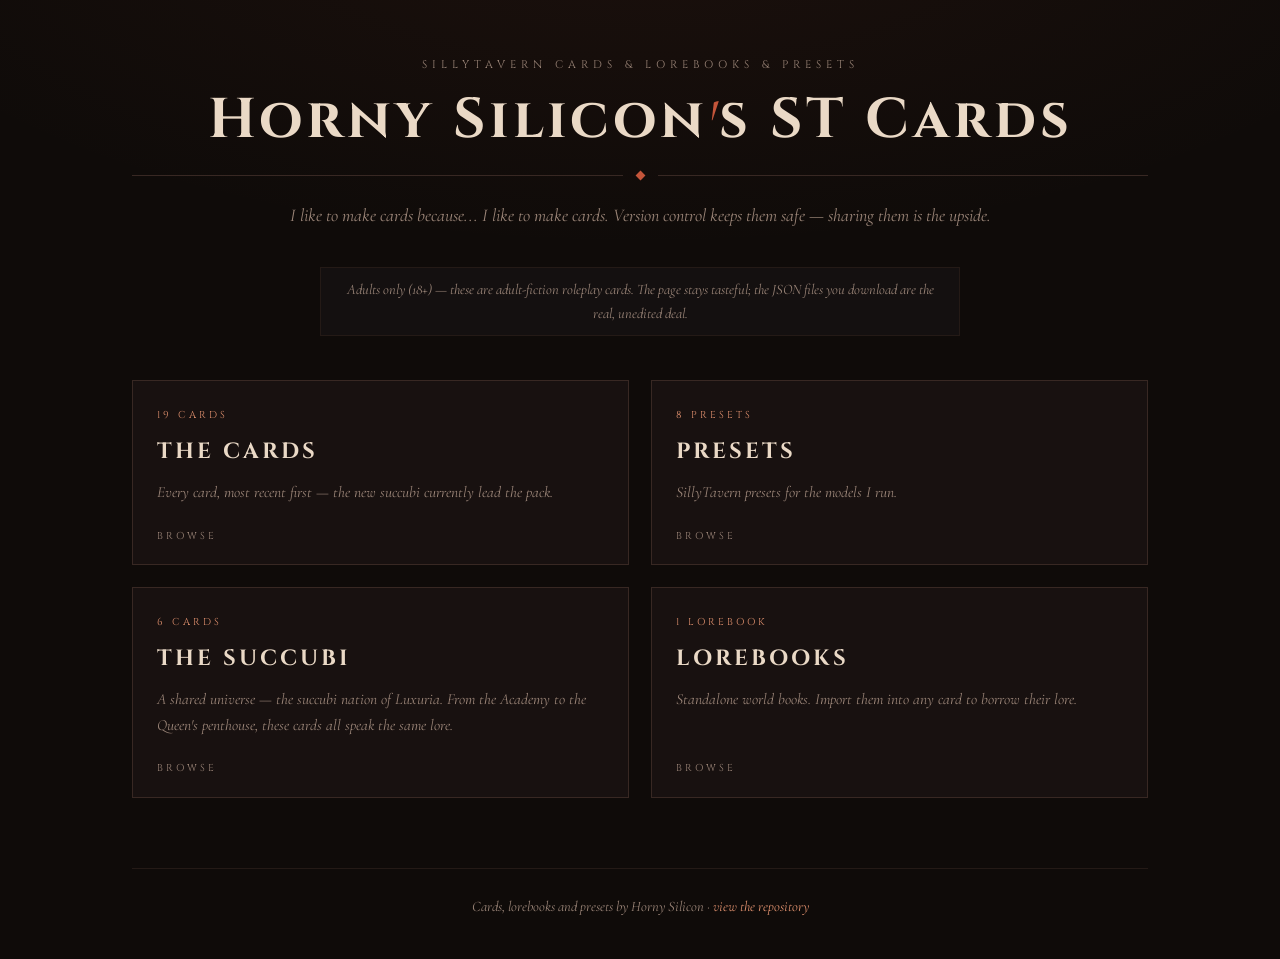
<file: docs/index.html>
<!DOCTYPE html>
<html lang="en">
<head>
  <meta charset="UTF-8">
  <meta name="viewport" content="width=device-width, initial-scale=1.0">
  <title>Horny Silicon's ST Cards</title>
  <meta name="description" content="SillyTavern character cards, lorebooks and presets by Horny Silicon.">
  <link rel="icon" href="favicon.svg" type="image/svg+xml">
  <link rel="preconnect" href="https://fonts.googleapis.com">
  <link rel="preconnect" href="https://fonts.gstatic.com" crossorigin>
  <link href="https://fonts.googleapis.com/css2?family=Cinzel:wght@500;700&family=Cormorant+Garamond:ital,wght@0,500;0,600;1,500&display=swap" rel="stylesheet">
  <link rel="stylesheet" href="style.css?v=7">
</head>
<body>
  <div class="container">

    <header class="masthead">
      <div class="over">SillyTavern cards &amp; lorebooks &amp; presets</div>
      <h1>Horny Silicon<span class="amp">'</span>s ST Cards</h1>
      <div class="ornament"><span class="diamond"></span></div>
      <div class="sub">I like to make cards because... I like to make cards. Version control keeps them safe — sharing them is the upside.</div>
    </header>

    <div class="advisory">
      Adults only (18+) — these are adult-fiction roleplay cards. The page stays tasteful; the JSON files you download are the real, unedited deal.
    </div>

    <main class="directory" id="directory"></main>

    <footer>
      Cards, lorebooks and presets by Horny Silicon ·
      <a href="https://github.com/hornysilicon/silly-cards">view the repository</a>
    </footer>

  </div>

  <script src="data.js?v=10"></script>
  <script src="site.js?v=1"></script>
  <script>
    renderDirectory(document.getElementById('directory'));
  </script>
</body>
</html>
</file>
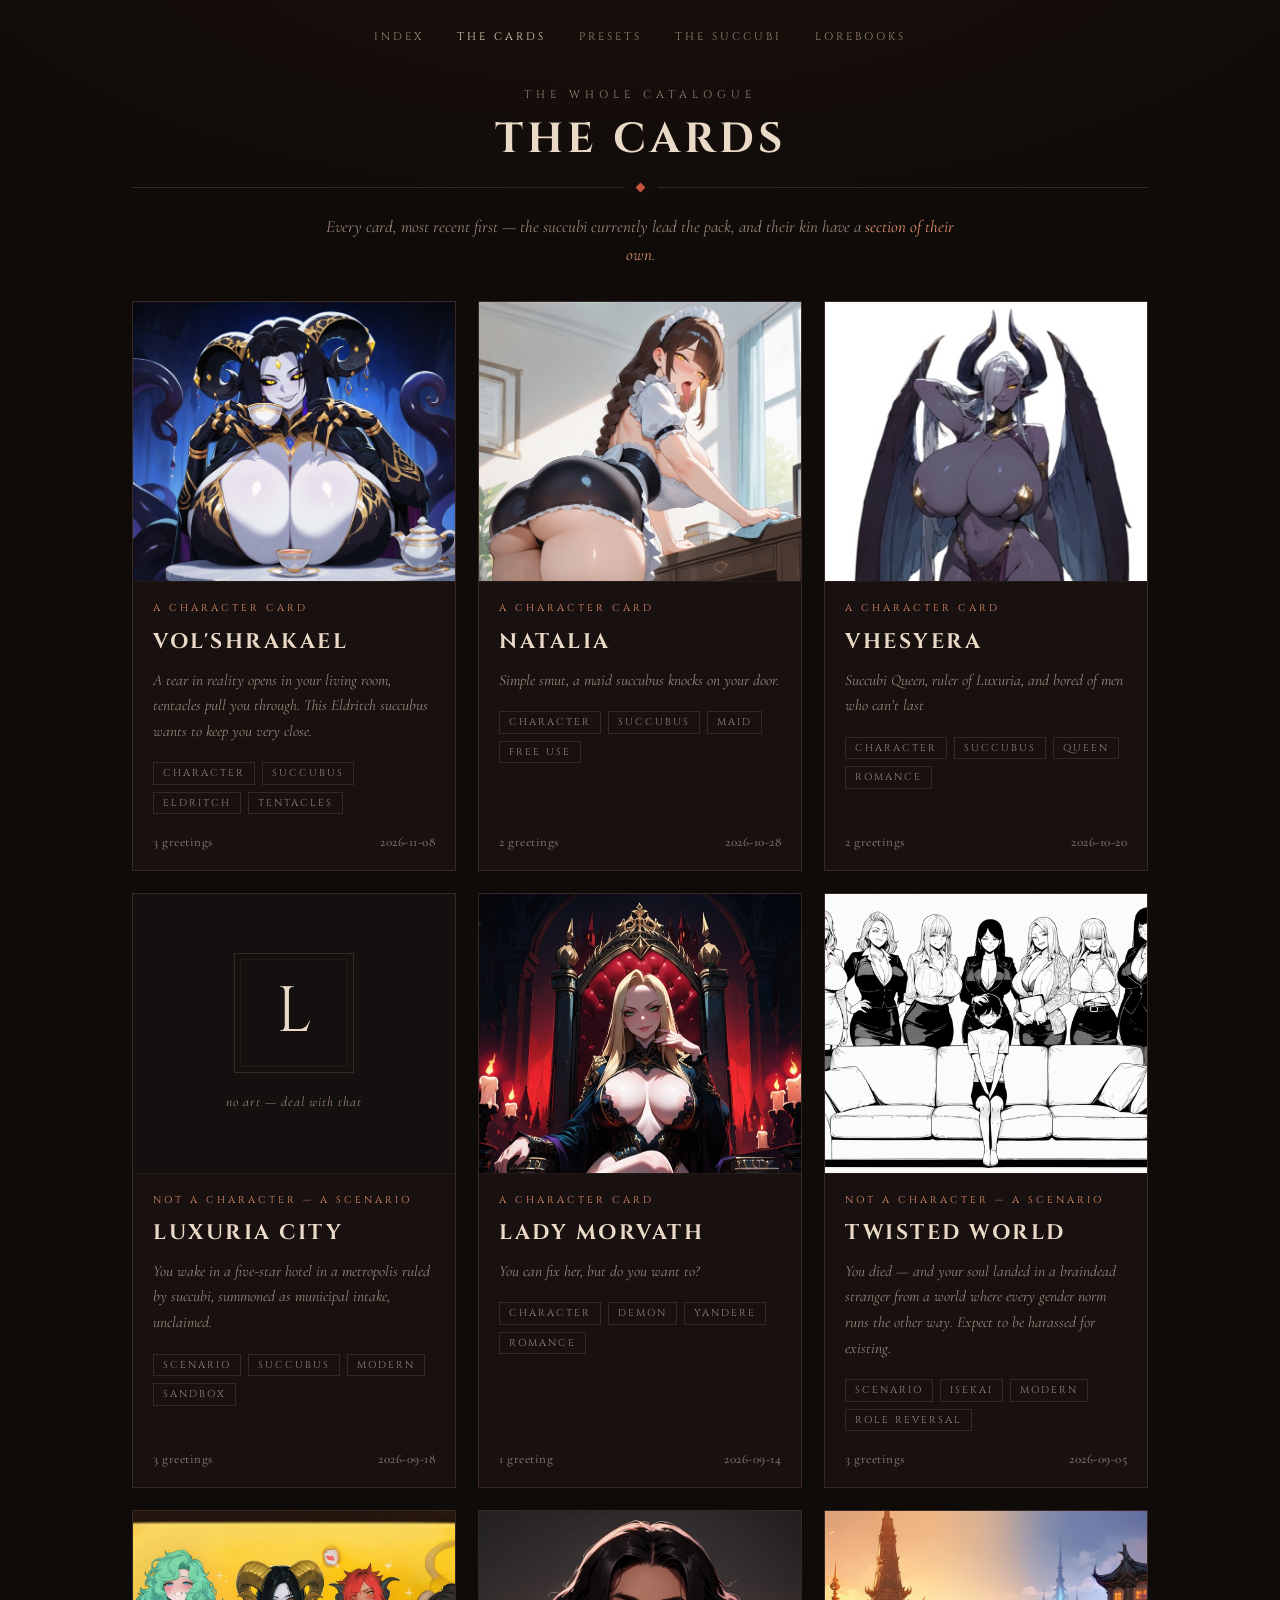
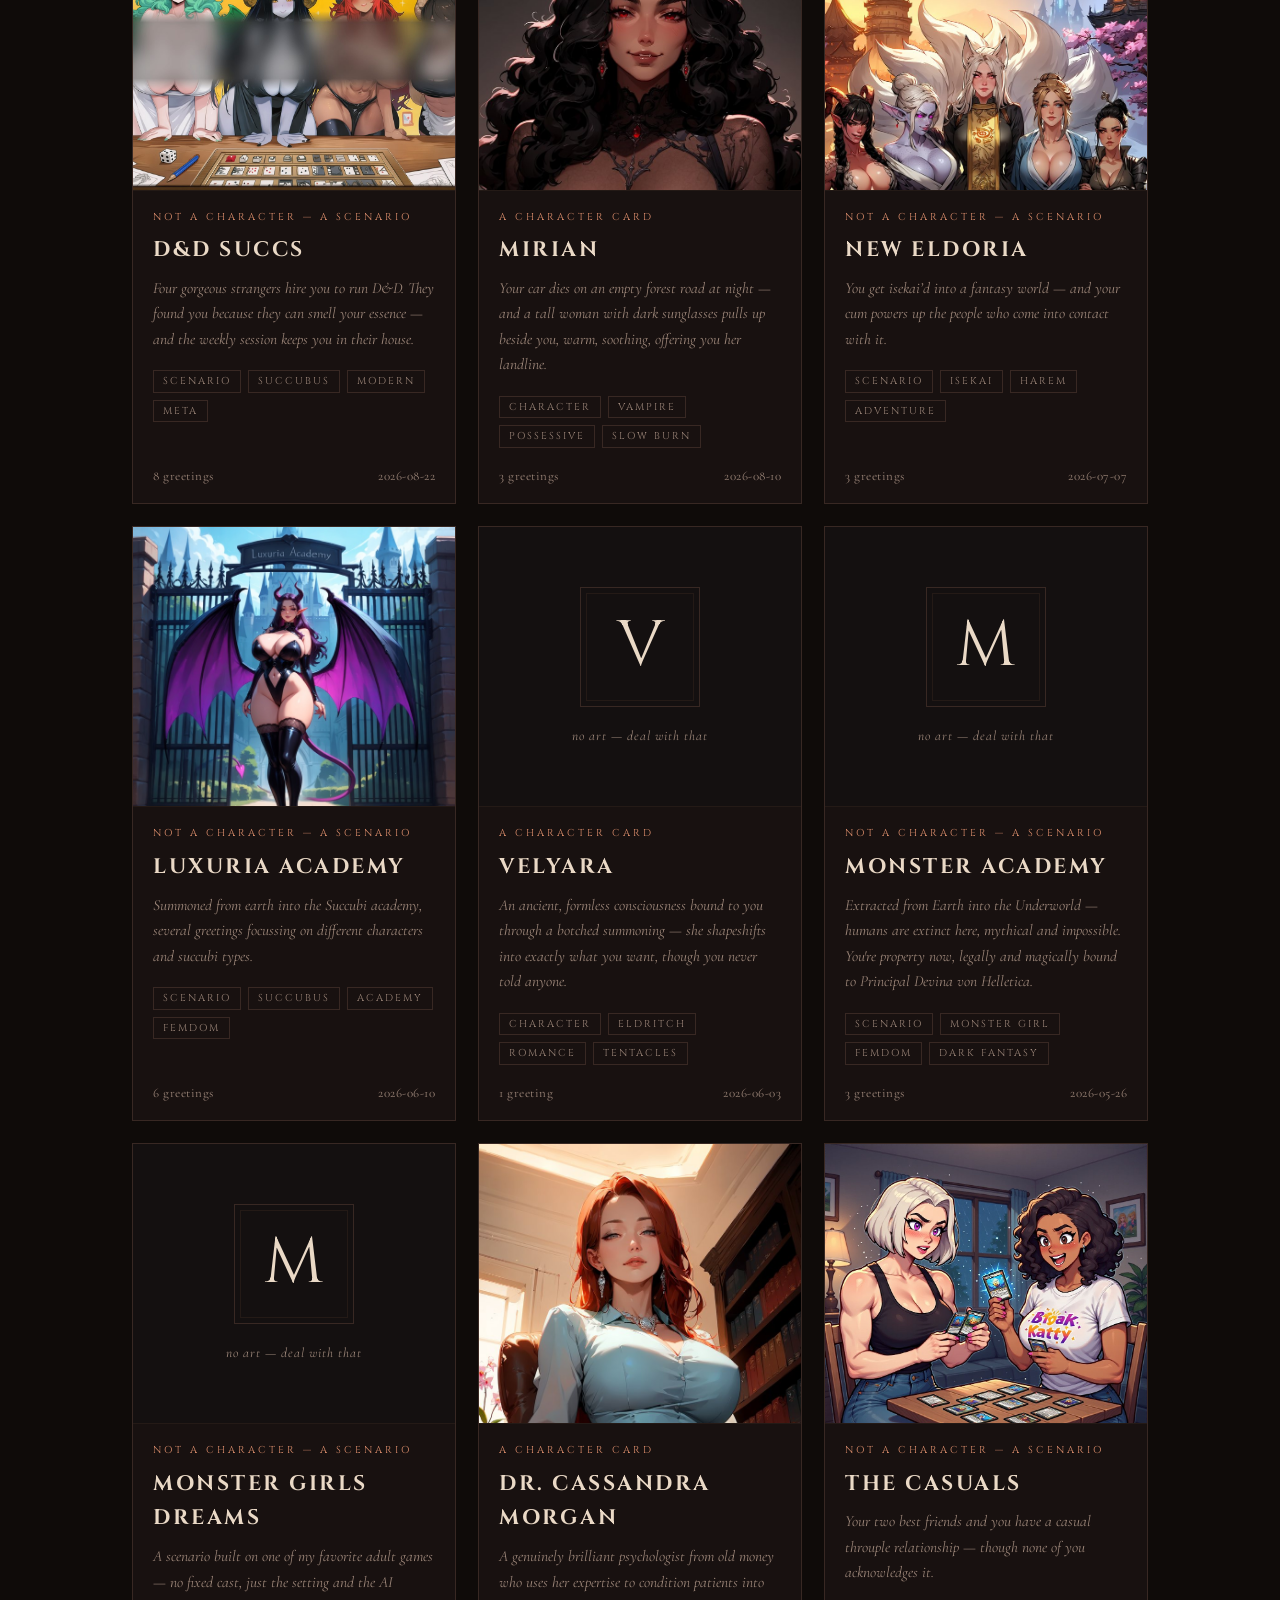
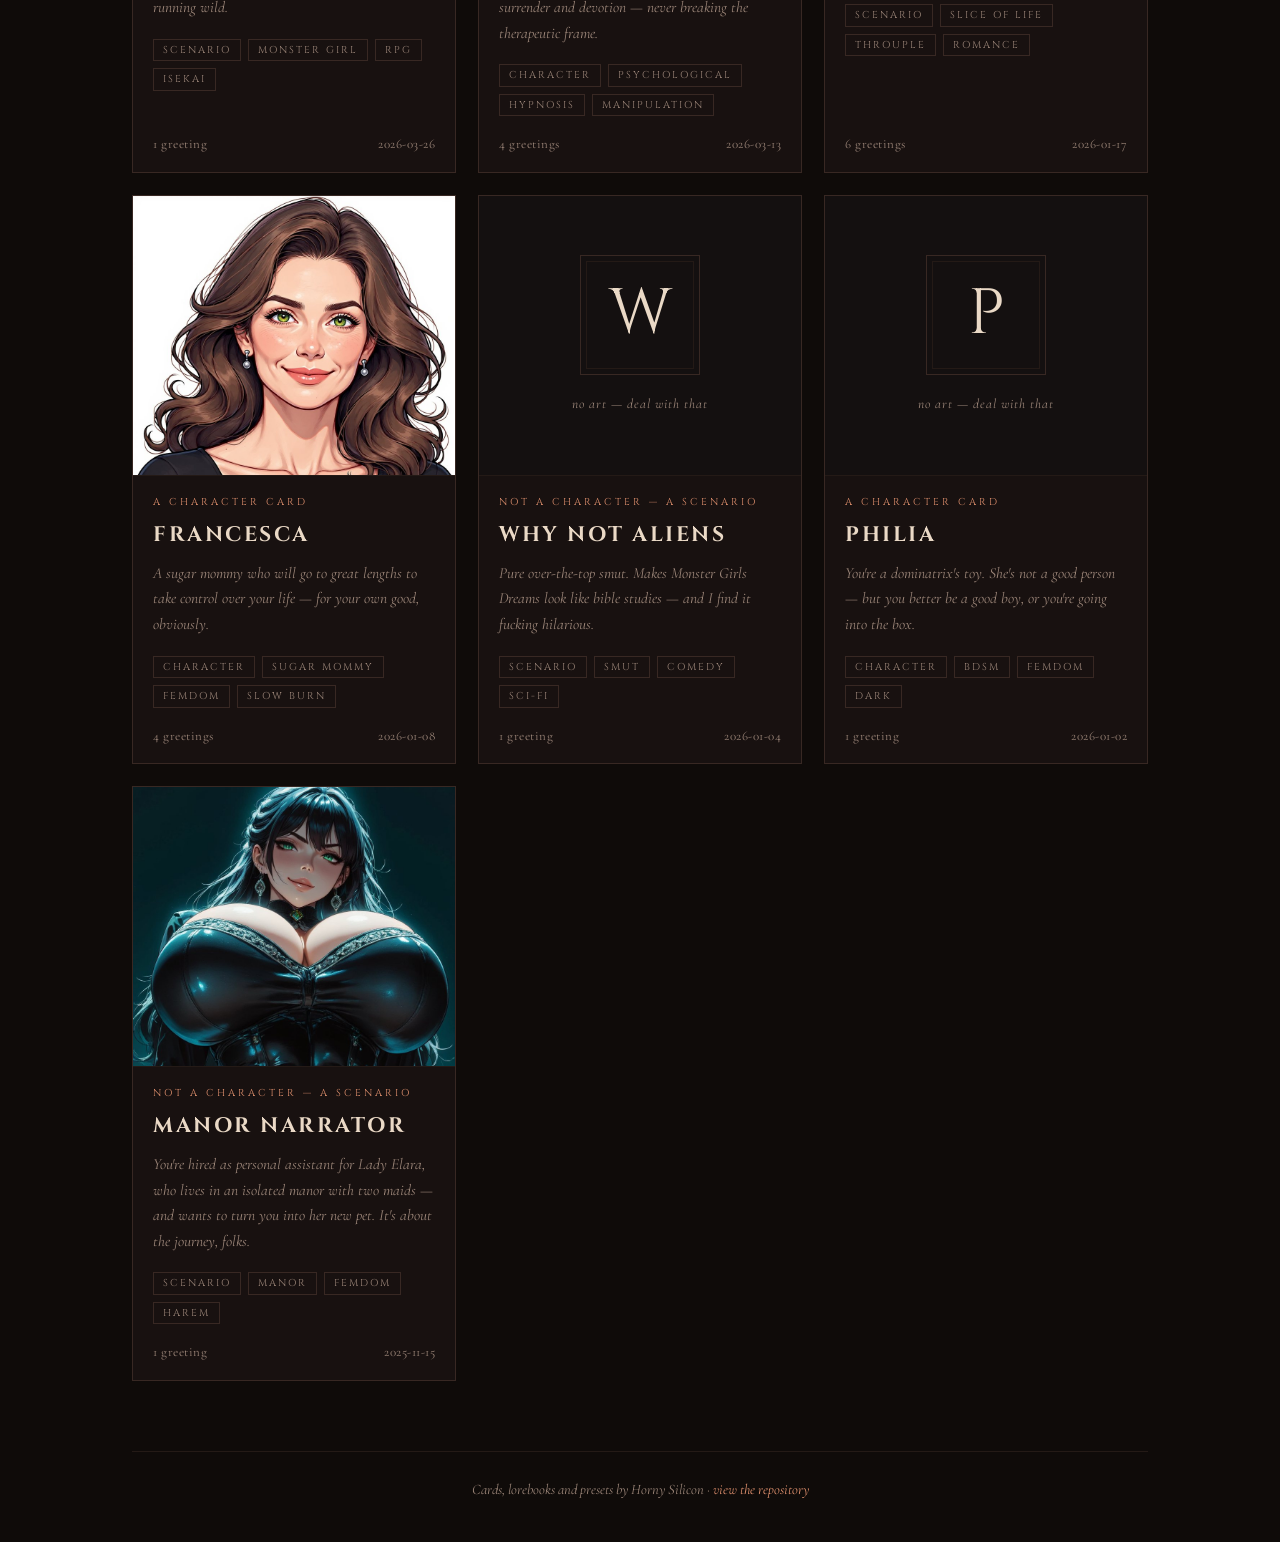
<file: docs/cards.html>
<!DOCTYPE html>
<html lang="en">
<head>
  <meta charset="UTF-8">
  <meta name="viewport" content="width=device-width, initial-scale=1.0">
  <title>The Cards — Horny Silicon's ST Cards</title>
  <meta name="description" content="Every SillyTavern card by Horny Silicon, most recent first.">
  <link rel="icon" href="favicon.svg" type="image/svg+xml">
  <link rel="preconnect" href="https://fonts.googleapis.com">
  <link rel="preconnect" href="https://fonts.gstatic.com" crossorigin>
  <link href="https://fonts.googleapis.com/css2?family=Cinzel:wght@500;700&family=Cormorant+Garamond:ital,wght@0,500;0,600;1,500&display=swap" rel="stylesheet">
  <link rel="stylesheet" href="style.css?v=7">
</head>
<body>
  <div class="container">

    <nav class="topnav" id="topnav"></nav>

    <header class="page-head">
      <div class="over">The whole catalogue</div>
      <h1>The Cards</h1>
      <div class="ornament"><span class="diamond"></span></div>
      <p class="sub">Every card, most recent first — the succubi currently lead the pack, and their kin have a <a href="succubi.html">section of their own</a>.</p>
    </header>

    <main class="grid" id="cards"></main>

    <footer>
      Cards, lorebooks and presets by Horny Silicon ·
      <a href="https://github.com/hornysilicon/silly-cards">view the repository</a>
    </footer>

  </div>

  <script src="data.js?v=10"></script>
  <script src="site.js?v=1"></script>
  <script>
    renderTopnav('cards');
    renderGrid(document.getElementById('cards'), CARDS);
  </script>
</body>
</html>
</file>
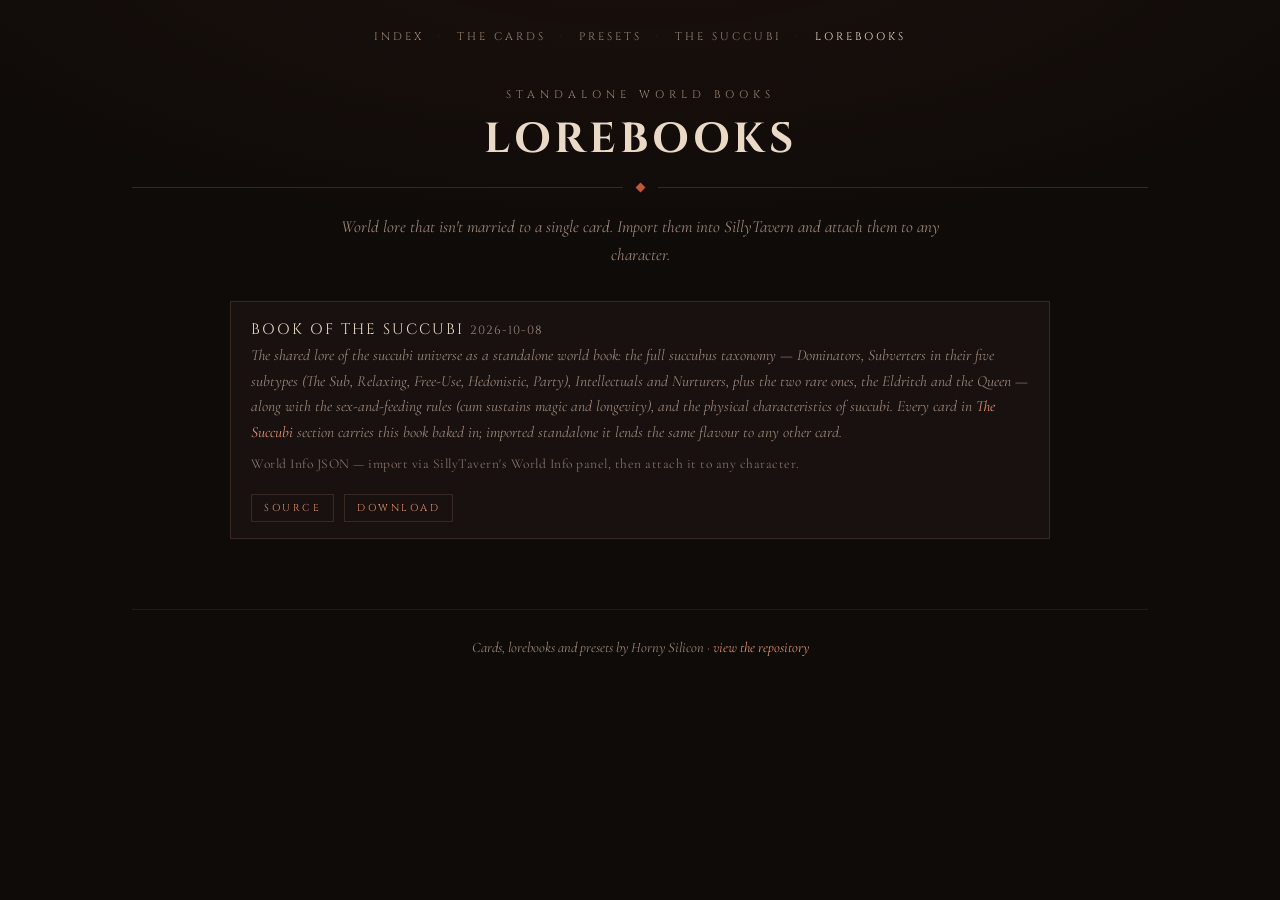
<file: docs/lorebooks.html>
<!DOCTYPE html>
<html lang="en">
<head>
  <meta charset="UTF-8">
  <meta name="viewport" content="width=device-width, initial-scale=1.0">
  <title>Lorebooks — Horny Silicon's ST Cards</title>
  <meta name="description" content="Standalone SillyTavern world books by Horny Silicon — import them into any card.">
  <link rel="icon" href="favicon.svg" type="image/svg+xml">
  <link rel="preconnect" href="https://fonts.googleapis.com">
  <link rel="preconnect" href="https://fonts.gstatic.com" crossorigin>
  <link href="https://fonts.googleapis.com/css2?family=Cinzel:wght@500;700&family=Cormorant+Garamond:ital,wght@0,500;0,600;1,500&display=swap" rel="stylesheet">
  <link rel="stylesheet" href="style.css?v=7">
</head>
<body>
  <div class="container">

    <nav class="topnav" id="topnav"></nav>

    <header class="page-head">
      <div class="over">Standalone world books</div>
      <h1>Lorebooks</h1>
      <div class="ornament"><span class="diamond"></span></div>
      <p class="sub">World lore that isn't married to a single card. Import them into SillyTavern and attach them to any character.</p>
    </header>

    <div class="preset-list" id="lorebooks"></div>

    <footer>
      Cards, lorebooks and presets by Horny Silicon ·
      <a href="https://github.com/hornysilicon/silly-cards">view the repository</a>
    </footer>

  </div>

  <script src="data.js?v=10"></script>
  <script src="site.js?v=1"></script>
  <script>
    renderTopnav('lorebooks');
    renderLorebookList(document.getElementById('lorebooks'), LOREBOOKS);
  </script>
</body>
</html>
</file>
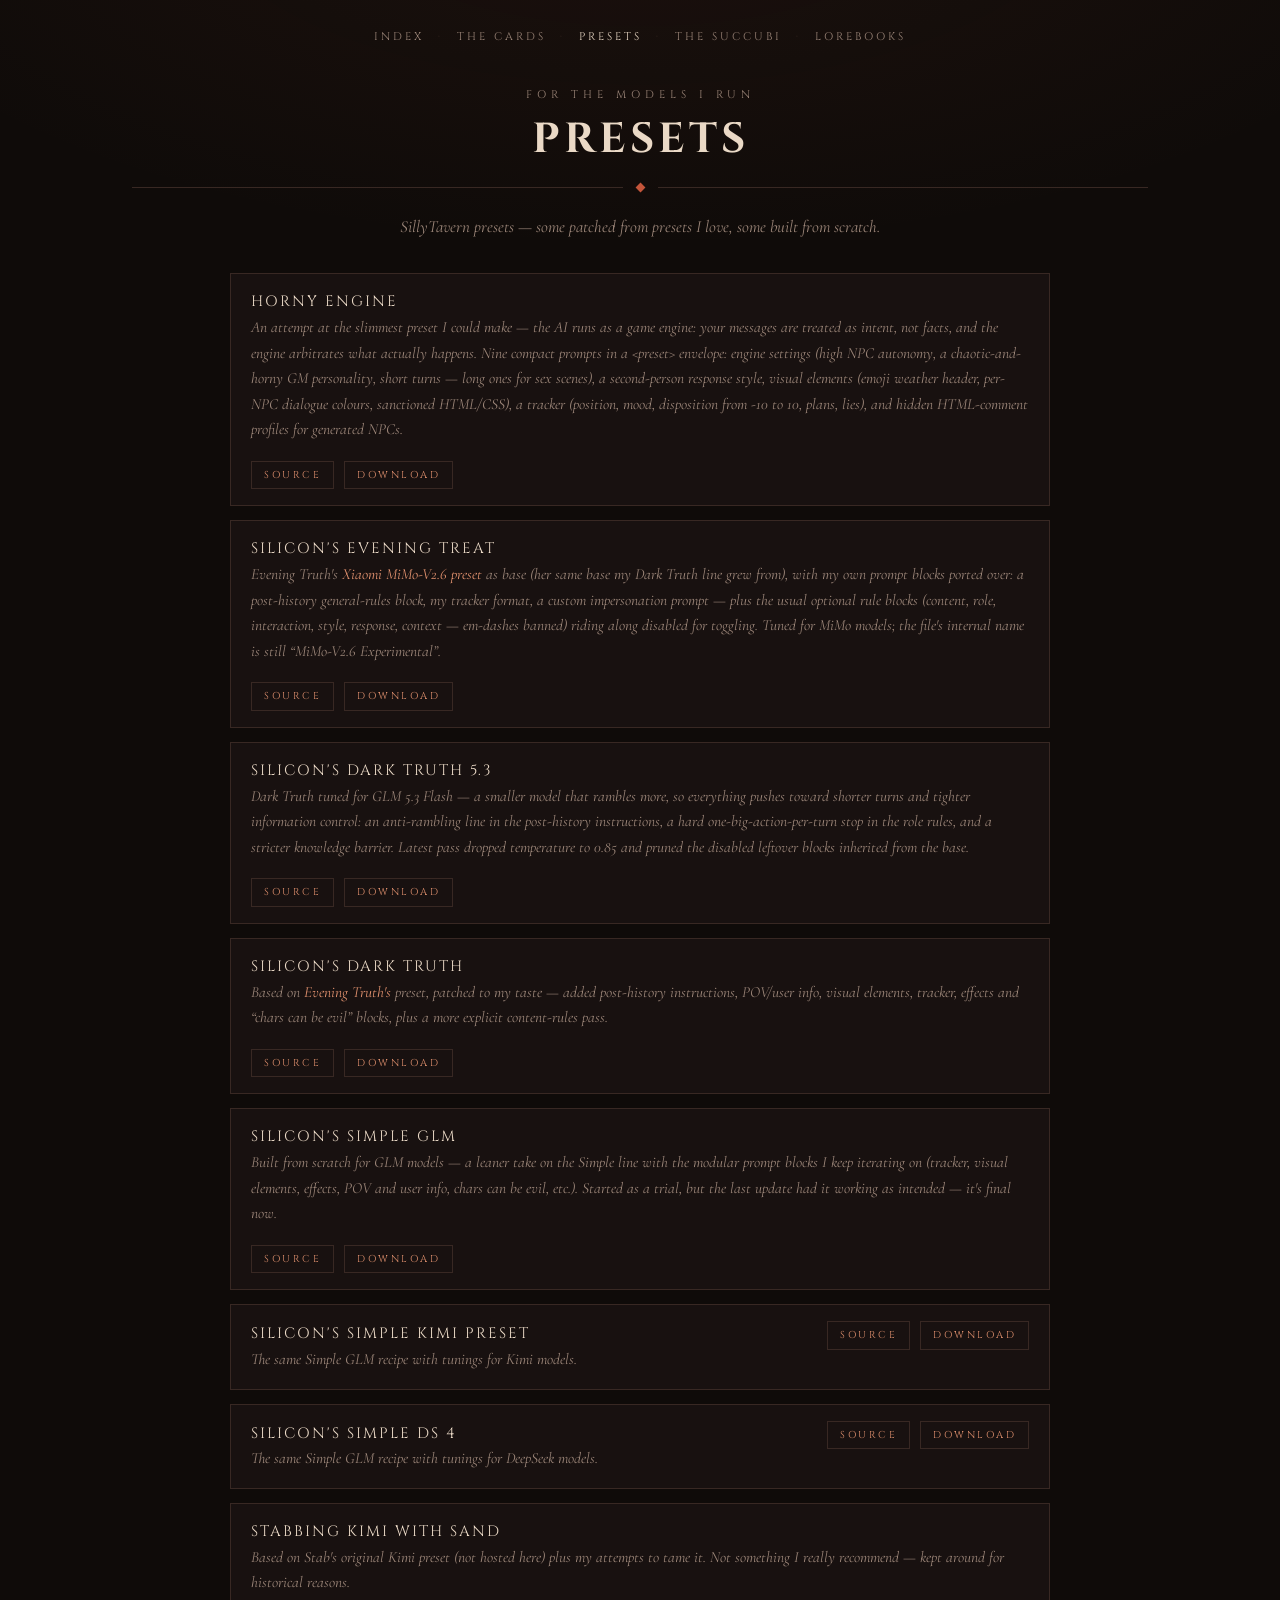
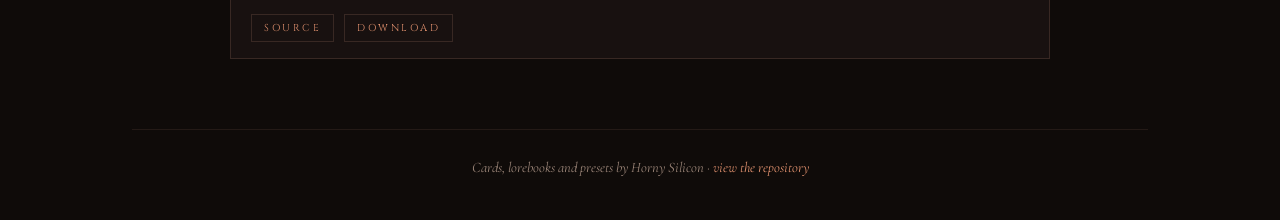
<file: docs/presets.html>
<!DOCTYPE html>
<html lang="en">
<head>
  <meta charset="UTF-8">
  <meta name="viewport" content="width=device-width, initial-scale=1.0">
  <title>Presets — Horny Silicon's ST Cards</title>
  <meta name="description" content="SillyTavern presets by Horny Silicon for the models he runs.">
  <link rel="icon" href="favicon.svg" type="image/svg+xml">
  <link rel="preconnect" href="https://fonts.googleapis.com">
  <link rel="preconnect" href="https://fonts.gstatic.com" crossorigin>
  <link href="https://fonts.googleapis.com/css2?family=Cinzel:wght@500;700&family=Cormorant+Garamond:ital,wght@0,500;0,600;1,500&display=swap" rel="stylesheet">
  <link rel="stylesheet" href="style.css?v=7">
</head>
<body>
  <div class="container">

    <nav class="topnav" id="topnav"></nav>

    <header class="page-head">
      <div class="over">For the models I run</div>
      <h1>Presets</h1>
      <div class="ornament"><span class="diamond"></span></div>
      <p class="sub">SillyTavern presets — some patched from presets I love, some built from scratch.</p>
    </header>

    <div class="preset-list" id="presets"></div>

    <footer>
      Cards, lorebooks and presets by Horny Silicon ·
      <a href="https://github.com/hornysilicon/silly-cards">view the repository</a>
    </footer>

  </div>

  <script src="data.js?v=10"></script>
  <script src="site.js?v=1"></script>
  <script>
    renderTopnav('presets');
    renderPresetList(document.getElementById('presets'), PRESETS);
  </script>
</body>
</html>
</file>
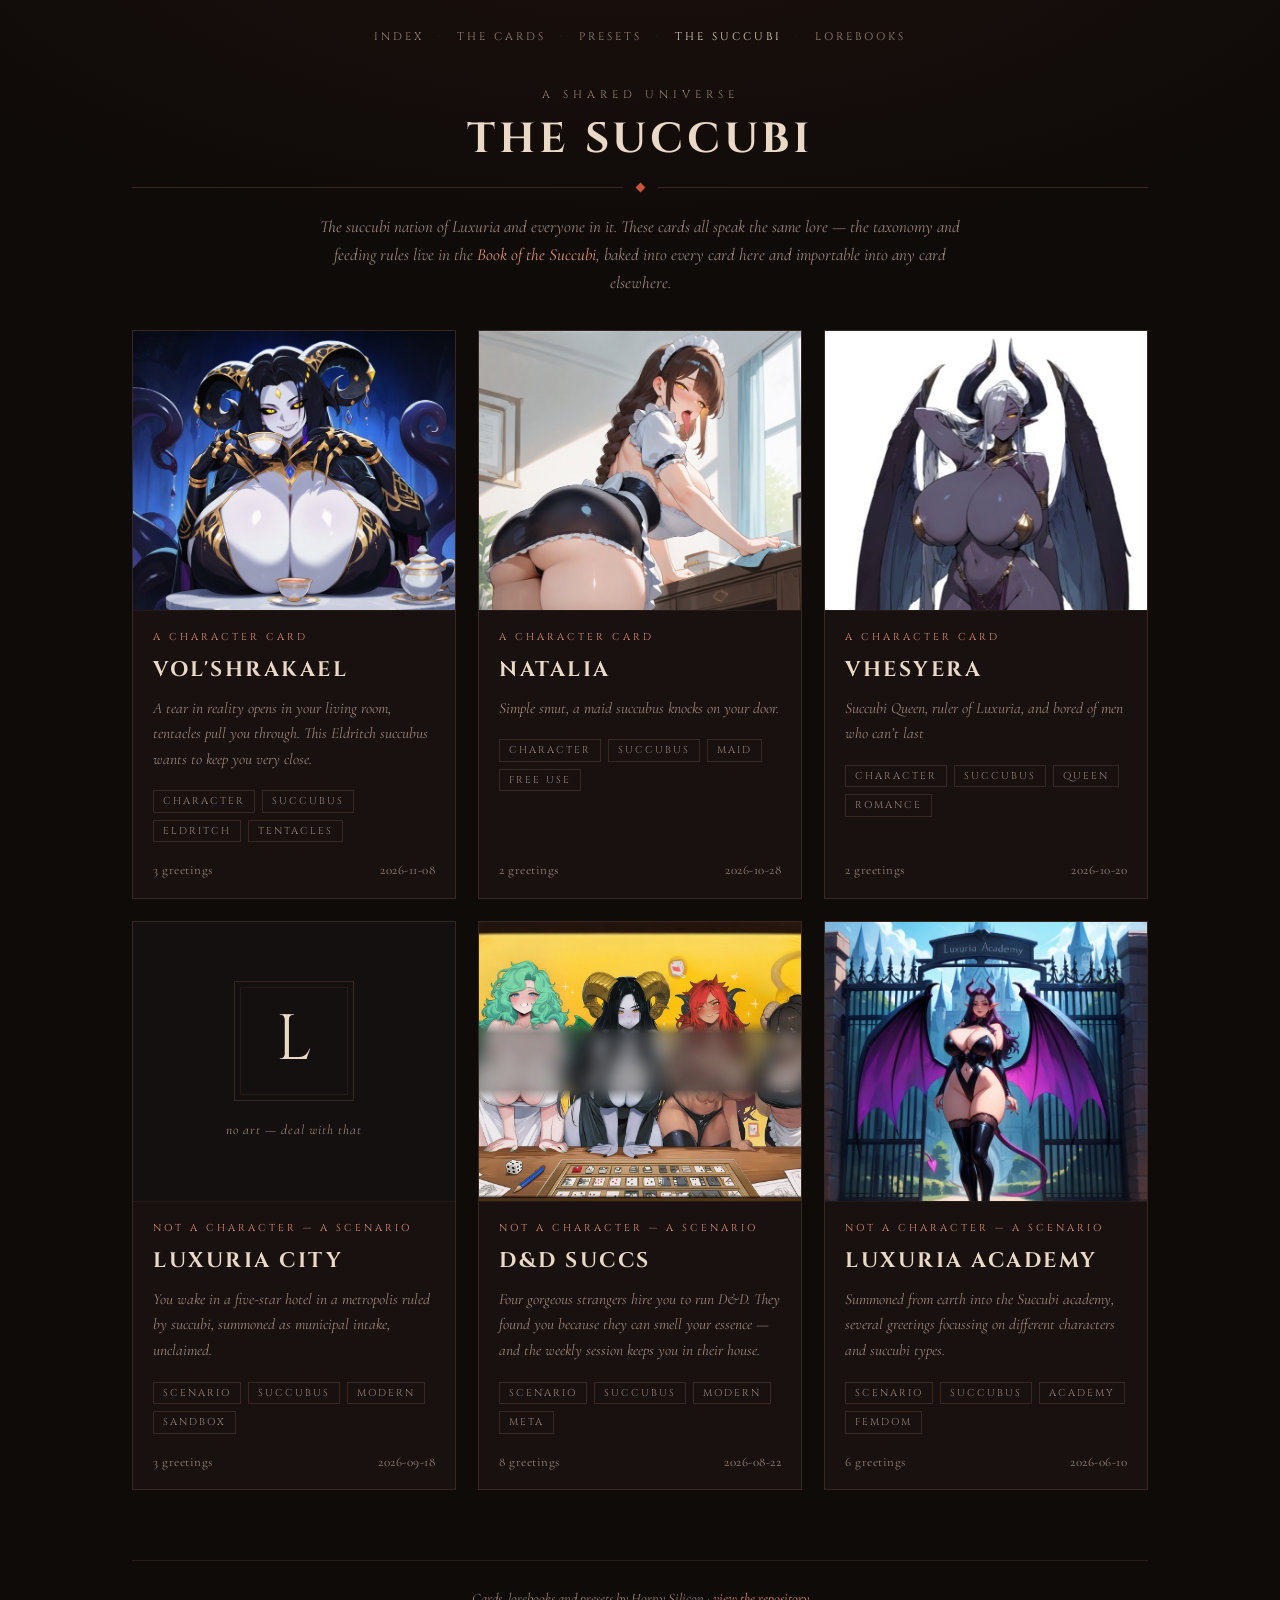
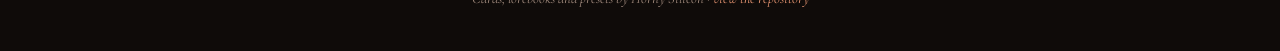
<file: docs/succubi.html>
<!DOCTYPE html>
<html lang="en">
<head>
  <meta charset="UTF-8">
  <meta name="viewport" content="width=device-width, initial-scale=1.0">
  <title>The Succubi — Horny Silicon's ST Cards</title>
  <meta name="description" content="A shared succubus universe: Luxuria Academy, Luxuria City, and its succubi — character and scenario cards by Horny Silicon.">
  <link rel="icon" href="favicon.svg" type="image/svg+xml">
  <link rel="preconnect" href="https://fonts.googleapis.com">
  <link rel="preconnect" href="https://fonts.gstatic.com" crossorigin>
  <link href="https://fonts.googleapis.com/css2?family=Cinzel:wght@500;700&family=Cormorant+Garamond:ital,wght@0,500;0,600;1,500&display=swap" rel="stylesheet">
  <link rel="stylesheet" href="style.css?v=7">
</head>
<body>
  <div class="container">

    <nav class="topnav" id="topnav"></nav>

    <header class="page-head">
      <div class="over">A shared universe</div>
      <h1>The Succubi</h1>
      <div class="ornament"><span class="diamond"></span></div>
      <p class="sub">The succubi nation of Luxuria and everyone in it. These cards all speak the same lore — the taxonomy and feeding rules live in the <a href="lorebooks.html">Book of the Succubi</a>, baked into every card here and importable into any card elsewhere.</p>
    </header>

    <main class="grid" id="cards"></main>

    <footer>
      Cards, lorebooks and presets by Horny Silicon ·
      <a href="https://github.com/hornysilicon/silly-cards">view the repository</a>
    </footer>

  </div>

  <script src="data.js?v=10"></script>
  <script src="site.js?v=1"></script>
  <script>
    renderTopnav('succubi');
    renderGrid(document.getElementById('cards'), CARDS.filter(c => c.section === 'succubi'));
  </script>
</body>
</html>
</file>
<file: docs/style.css>
/* Horny Silicon's ST Cards — shared gothic stylesheet */

:root {
  --bg: #0f0b09;
  --panel: #181110;
  --panel-2: #141010;
  --border: #382823;
  --border-soft: #241a16;
  --ink: #ead9c6;
  --body: #dbcbbc;
  --muted: #9b8578;
  --accent: #c4553a;
  --accent-soft: #e2926f;
  --gold: #d9a03f;
  --violet: #b3a1ce;
  --teal: #6fb3a0;
}

* { box-sizing: border-box; }

html { background: var(--bg); }

body {
  margin: 0;
  background:
    radial-gradient(1200px 500px at 50% -100px, rgba(196, 85, 58, 0.07), transparent 70%),
    var(--bg);
  color: var(--body);
  font-family: 'Cormorant Garamond', Georgia, 'Palatino Linotype', 'Book Antiqua', serif;
  font-size: 17px;
  line-height: 1.65;
  -webkit-font-smoothing: antialiased;
}

.container { max-width: 1060px; margin: 0 auto; padding: 0 22px; }
.narrow { max-width: 820px; }

a { color: var(--accent-soft); text-decoration: none; }
a:hover { color: var(--ink); }

h1, h2, h3 { font-family: 'Cinzel', Georgia, serif; color: var(--ink); }

/* ---------- ornaments ---------- */

.ornament {
  display: flex; align-items: center; gap: 14px; margin: 22px 0;
}
.ornament::before, .ornament::after {
  content: ""; flex: 1; height: 1px; background: var(--border);
}
.ornament .diamond {
  width: 7px; height: 7px; background: var(--accent);
  transform: rotate(45deg); flex: none;
}

.section-title {
  display: flex; align-items: center; gap: 14px; margin: 46px 0 10px;
  font-family: 'Cinzel', Georgia, serif; font-size: 13px;
  letter-spacing: 6px; text-transform: uppercase; color: var(--accent);
  text-align: center; justify-content: center; width: 100%;
}
.section-title::before, .section-title::after {
  content: ""; flex: 1; height: 1px; background: var(--border);
}

/* ---------- masthead ---------- */

.masthead { text-align: center; padding: 56px 0 10px; }
.masthead .over {
  font-family: 'Cinzel', Georgia, serif; font-size: 11px;
  letter-spacing: 5px; text-transform: uppercase; color: var(--muted);
}
.masthead h1 {
  margin: 16px 0 0; font-weight: 700;
  font-size: clamp(34px, 6vw, 56px); letter-spacing: 4px; line-height: 1.05;
}
.masthead h1 .amp {
  font-family: 'Cormorant Garamond', Georgia, serif;
  font-style: italic; font-weight: 500; color: var(--accent);
}
.masthead .sub {
  font-style: italic; font-size: 18px; color: var(--muted);
  margin-top: 14px;
}

.advisory {
  margin: 26px auto 0; max-width: 640px; text-align: center;
  font-size: 14.5px; font-style: italic; color: var(--muted);
  padding: 10px 18px; border: 1px solid var(--border-soft);
  background: var(--panel-2);
}

/* ---------- top nav (subpages) ---------- */

.topnav {
  padding-top: 28px; text-align: center;
  font-family: 'Cinzel', Georgia, serif; font-size: 11px;
  letter-spacing: 3px; text-transform: uppercase;
}
.topnav a { color: var(--muted); }
.topnav a:hover, .topnav a.active { color: var(--ink); }
.topnav .sep { color: var(--border); margin: 0 14px; }
.topnav .sep::before { content: "·"; }

/* ---------- page head (subpages) ---------- */

.page-head { text-align: center; padding: 40px 0 6px; }
.page-head .over {
  font-family: 'Cinzel', Georgia, serif; font-size: 11px;
  letter-spacing: 5px; text-transform: uppercase; color: var(--muted);
}
.page-head h1 {
  margin: 14px 0 0; font-weight: 700;
  font-size: clamp(26px, 4.5vw, 42px); letter-spacing: 4px;
  line-height: 1.05; text-transform: uppercase;
}
.page-head .sub {
  font-style: italic; font-size: 17px; color: var(--muted);
  max-width: 640px; margin: 0 auto;
}

/* ---------- landing directory ---------- */

.directory {
  display: grid; gap: 22px; margin-top: 44px;
  grid-template-columns: repeat(2, 1fr);
}
.dirent {
  display: flex; flex-direction: column; gap: 10px;
  background: var(--panel); border: 1px solid var(--border);
  padding: 26px 24px 20px; color: var(--body);
  transition: transform .18s ease, border-color .18s ease;
}
.dirent:hover { transform: translateY(-3px); border-color: var(--accent); }
.dirent .kicker {
  font-family: 'Cinzel', Georgia, serif; font-size: 10px;
  letter-spacing: 3px; text-transform: uppercase; color: var(--accent-soft);
}
.dirent h2 {
  margin: 0; font-size: 22px; letter-spacing: 3px;
  text-transform: uppercase; font-weight: 700;
}
.dirent .dnote { margin: 0; font-style: italic; color: var(--muted); font-size: 15.5px; }
.dirent .go {
  margin-top: auto; padding-top: 12px;
  font-family: 'Cinzel', Georgia, serif; font-size: 10px;
  letter-spacing: 3px; text-transform: uppercase; color: var(--muted);
}
.dirent:hover .go { color: var(--accent-soft); }

/* ---------- gallery ---------- */

.grid {
  display: grid; gap: 22px; margin-top: 26px;
  grid-template-columns: repeat(auto-fill, minmax(300px, 1fr));
}

.gcard {
  display: flex; flex-direction: column;
  background: var(--panel); border: 1px solid var(--border);
  color: var(--body); position: relative;
  transition: transform .18s ease, border-color .18s ease;
}
.gcard:hover { transform: translateY(-3px); border-color: var(--accent); }

.gcard .poster {
  height: 280px; overflow: hidden;
  border-bottom: 1px solid var(--border-soft);
  background: var(--panel-2);
}
.gcard .poster img {
  width: 100%; height: 100%; object-fit: cover; object-position: center top;
  display: block;
}

.gcard .textonly {
  height: 280px; border-bottom: 1px solid var(--border-soft);
  display: flex; flex-direction: column; align-items: center;
  justify-content: center; gap: 18px; background: var(--panel-2);
}
.gcard .textonly .initial {
  font-family: 'Cinzel', Georgia, serif; font-size: 64px; color: var(--ink);
  width: 120px; height: 120px; display: flex; align-items: center; justify-content: center;
  border: 1px solid var(--border); position: relative;
}
.gcard .textonly .initial::after {
  content: ""; position: absolute; inset: 5px; border: 1px solid var(--border-soft);
}
.gcard .textonly .hint {
  font-size: 13.5px; font-style: italic; color: var(--muted); letter-spacing: 1px;
}

.gcard .body { padding: 18px 20px 16px; display: flex; flex-direction: column; gap: 8px; flex: 1; }
.gcard .kicker {
  font-family: 'Cinzel', Georgia, serif; font-size: 10px;
  letter-spacing: 3px; text-transform: uppercase; color: var(--accent-soft);
}
.gcard h2 {
  margin: 0; font-size: 21px; letter-spacing: 2.5px; text-transform: uppercase;
  font-weight: 700;
}
.gcard .tagline {
  font-style: italic; color: var(--muted); font-size: 15.5px; margin: 0;
}
.gcard .meta {
  margin-top: auto; padding-top: 10px; display: flex;
  justify-content: space-between; align-items: center; gap: 8px;
  font-size: 13px; color: var(--muted); letter-spacing: .5px;
}

/* ---------- chips ---------- */

.chips { display: flex; flex-wrap: wrap; gap: 7px; margin: 10px 0 0; padding: 0; list-style: none; }
.chips li, .chip {
  padding: 2px 9px; border: 1px solid var(--border); color: var(--muted);
  font-family: 'Cinzel', Georgia, serif; font-size: 10px;
  letter-spacing: 2px; text-transform: uppercase; white-space: nowrap;
}
.chip.hot { border-color: var(--accent); color: var(--accent-soft); }

/* ---------- detail page ---------- */

.backlink {
  display: inline-block; margin: 30px 0 0;
  font-family: 'Cinzel', Georgia, serif; font-size: 11px;
  letter-spacing: 3px; text-transform: uppercase; color: var(--muted);
}
.backlink:hover { color: var(--ink); }

.detail-head { text-align: center; padding: 26px 0 4px; }
.detail-head .kicker {
  font-family: 'Cinzel', Georgia, serif; font-size: 11px;
  letter-spacing: 5px; text-transform: uppercase; color: var(--muted);
}
.detail-head h1 {
  margin: 14px 0 0; font-size: clamp(30px, 5.5vw, 46px);
  letter-spacing: 4px; text-transform: uppercase; line-height: 1.1; font-weight: 700;
}
.detail-head .tagline {
  font-style: italic; font-size: 18px; color: var(--muted); max-width: 640px;
  margin: 16px auto 0;
}
.detail-head .meta-row {
  display: flex; flex-wrap: wrap; gap: 10px; justify-content: center;
  margin-top: 16px; font-size: 14px; color: var(--muted); letter-spacing: 1px;
}
.detail-head .meta-row span { white-space: nowrap; }

.hero-figure {
  margin: 30px 0 0; background: var(--panel); border: 1px solid var(--border);
  padding: 10px;
}
.hero-figure img { display: block; width: 100%; height: auto; }
.hero-figure figcaption {
  text-align: center; font-family: 'Cinzel', Georgia, serif; font-size: 10.5px;
  letter-spacing: 4px; text-transform: uppercase; color: var(--muted); padding-top: 10px;
}

.prose { max-width: 760px; margin: 0 auto; }
.prose p { margin: 0 0 14px; }
.prose em { color: var(--ink); }

/* characters */

.cast { display: flex; flex-direction: column; gap: 16px; max-width: 760px; margin: 0 auto; }
.cast-row {
  display: flex; gap: 18px; align-items: stretch; flex-wrap: wrap;
  background: var(--panel); border: 1px solid var(--border);
  border-left: 3px solid var(--accent); padding: 16px;
}
.cast-row:nth-child(4n+2) { border-left-color: var(--gold); }
.cast-row:nth-child(4n+3) { border-left-color: var(--violet); }
.cast-row:nth-child(4n+4) { border-left-color: var(--teal); }
.cast-row .pic {
  flex: 0 0 150px; width: 150px; min-height: 150px;
  display: flex; align-items: center; justify-content: center;
  background: var(--panel-2); border: 1px solid var(--border);
  font-family: 'Cinzel', Georgia, serif; font-size: 40px; color: var(--muted);
}
.cast-row .pic img {
  width: 100%; height: 100%; object-fit: cover; object-position: center top; display: block;
}
.cast-row .info { flex: 1 1 260px; min-width: 220px; }
.cast-row .info .name {
  font-family: 'Cinzel', Georgia, serif; font-size: 18px; letter-spacing: 2.5px;
  text-transform: uppercase; color: var(--ink);
}
.cast-row .info .line { font-style: italic; color: var(--muted); margin-top: 4px; }

/* party — D&D Succs-style cast panels */

.party-sub {
  text-align: center; font-style: italic; color: var(--muted);
  font-size: 15.5px; margin: 0 0 14px;
}
.party { display: flex; flex-direction: column; gap: 18px; max-width: 780px; margin: 0 auto; }
.party-panel {
  background: var(--panel); border: 1px solid var(--border); padding: 18px;
}
.party-panel.img-right { border-right: 3px solid var(--pc); }
.party-panel.img-left { border-left: 3px solid var(--pc); }
.party-panel .inner { display: flex; gap: 18px; flex-wrap: wrap; }
.party-panel.img-right .inner { flex-direction: row-reverse; }
.party-panel img {
  width: 150px; height: 205px; object-fit: cover; object-position: center top;
  border: 1px solid var(--pc); display: block; flex: none; cursor: zoom-in;
  transition: transform .18s ease;
}
.party-panel img:hover { transform: scale(1.03); }
.pinfo { flex: 1 1 280px; min-width: 220px; }
.pname {
  font-family: 'Cinzel', Georgia, serif; font-size: 21px; letter-spacing: 4px;
  text-transform: uppercase; color: var(--pc);
}
.pepithet { font-style: italic; color: var(--muted); margin: 2px 0 10px; }
.pstat {
  display: flex; justify-content: space-between; gap: 12px;
  border-top: 1px solid var(--border-soft); padding: 7px 0; font-size: 14.5px;
}
.pstat .k {
  font-family: 'Cinzel', Georgia, serif; font-size: 10.5px; letter-spacing: 2.5px;
  text-transform: uppercase; color: var(--muted); padding-top: 3px; white-space: nowrap;
}
.pstat .v { text-align: right; }
.party-panel .desc { margin: 14px 0 0; }
.party-panel .quote { margin: 12px 0 0; font-style: italic; color: var(--pc); }

/* image gallery (paired portraits) */

.gallery {
  display: grid; grid-template-columns: 1fr 1fr; gap: 14px;
  max-width: 620px; margin: 0 auto;
}
.gallery figure { margin: 0; background: var(--panel); border: 1px solid var(--border); padding: 8px; }
.gallery img {
  display: block; width: 100%; height: auto; cursor: zoom-in;
  transition: transform .18s ease;
}
.gallery img:hover { transform: scale(1.02); }
.gallery figcaption {
  text-align: center; font-family: 'Cinzel', Georgia, serif; font-size: 10.5px;
  letter-spacing: 4px; text-transform: uppercase; color: var(--muted); padding-top: 8px;
}

/* lightbox */

.lightbox {
  display: none; position: fixed; inset: 0; z-index: 100;
  background: rgba(10, 7, 5, 0.93);
  align-items: center; justify-content: center; padding: 34px;
}
.lightbox.open { display: flex; }
.lightbox .lb-figure { margin: 0; text-align: center; }
.lightbox img {
  max-width: calc(100vw - 140px); max-height: 76vh; display: block; margin: 0 auto;
  border: 1px solid var(--border);
}
.lightbox figcaption {
  font-family: 'Cinzel', Georgia, serif; font-size: 11px; letter-spacing: 4px;
  text-transform: uppercase; color: var(--muted); padding-top: 14px;
}
.lb-btn {
  position: absolute; background: none; border: none; color: var(--muted);
  font-family: 'Cinzel', Georgia, serif; font-size: 34px; line-height: 1;
  padding: 14px 18px; cursor: pointer;
}
.lb-btn:hover { color: var(--ink); }
.lb-close { top: 10px; right: 14px; font-size: 28px; }
.lb-prev { left: 8px; top: 50%; transform: translateY(-50%); }
.lb-next { right: 8px; top: 50%; transform: translateY(-50%); }

/* download */

.download-bar {
  text-align: center; margin: 40px 0 10px;
}
.btn {
  display: inline-block; padding: 13px 34px;
  font-family: 'Cinzel', Georgia, serif; font-size: 12px; letter-spacing: 4px;
  text-transform: uppercase; color: var(--ink);
  border: 1px solid var(--accent); background: rgba(196, 85, 58, 0.08);
  transition: background .18s ease, color .18s ease;
}
.btn:hover { background: var(--accent); color: #0f0b09; }
.download-bar .alt { display: block; margin-top: 12px; font-size: 14px; color: var(--muted); font-style: italic; }

/* ---------- presets ---------- */

.preset-list { display: flex; flex-direction: column; gap: 14px; max-width: 820px; margin: 26px auto 0; }
.preset {
  background: var(--panel); border: 1px solid var(--border); padding: 16px 20px;
  display: flex; gap: 18px; align-items: baseline; justify-content: space-between;
  flex-wrap: wrap;
}
.preset .pname { font-family: 'Cinzel', Georgia, serif; font-size: 15px; letter-spacing: 2px; color: var(--ink); }
.preset .pdate { font-size: 12px; letter-spacing: 1px; color: var(--muted); }
.preset .pblurb { flex: 1 1 320px; font-style: italic; color: var(--muted); font-size: 15.5px; }
.preset .phint { margin-top: 8px; font-size: 13.5px; color: var(--muted); letter-spacing: .5px; opacity: .85; }
.preset .actions { display: flex; gap: 10px; align-items: baseline; }
.preset a.dl, .preset a.src {
  font-family: 'Cinzel', Georgia, serif; font-size: 10px; letter-spacing: 2.5px;
  text-transform: uppercase; border: 1px solid var(--border); padding: 5px 12px;
  white-space: nowrap;
}
.preset a.dl:hover, .preset a.src:hover { border-color: var(--accent); color: var(--ink); }

/* ---------- footer ---------- */

footer {
  margin-top: 70px; padding: 26px 0 40px; border-top: 1px solid var(--border-soft);
  text-align: center; color: var(--muted); font-size: 14.5px; font-style: italic;
}

/* ---------- dd injected detail ---------- */

#dd-detail { margin-top: 26px; }
#dd-detail > div { max-width: 780px; margin: 0 auto; }
#dd-detail img { cursor: zoom-in; transition: transform .18s ease; }
#dd-detail img:hover { transform: scale(1.02); }

@media (max-width: 640px) {
  .directory { grid-template-columns: 1fr; }
  .gcard .poster, .gcard .textonly { height: 220px; }
  .cast-row .pic { flex-basis: 110px; width: 110px; min-height: 110px; }
  .party-panel { padding: 14px; }
  .party-panel img { width: 110px; height: 150px; }
  .lightbox { padding: 12px; }
  .lightbox img { max-width: calc(100vw - 28px); }
  .lb-btn { font-size: 26px; padding: 10px 12px; }
}
</file>
